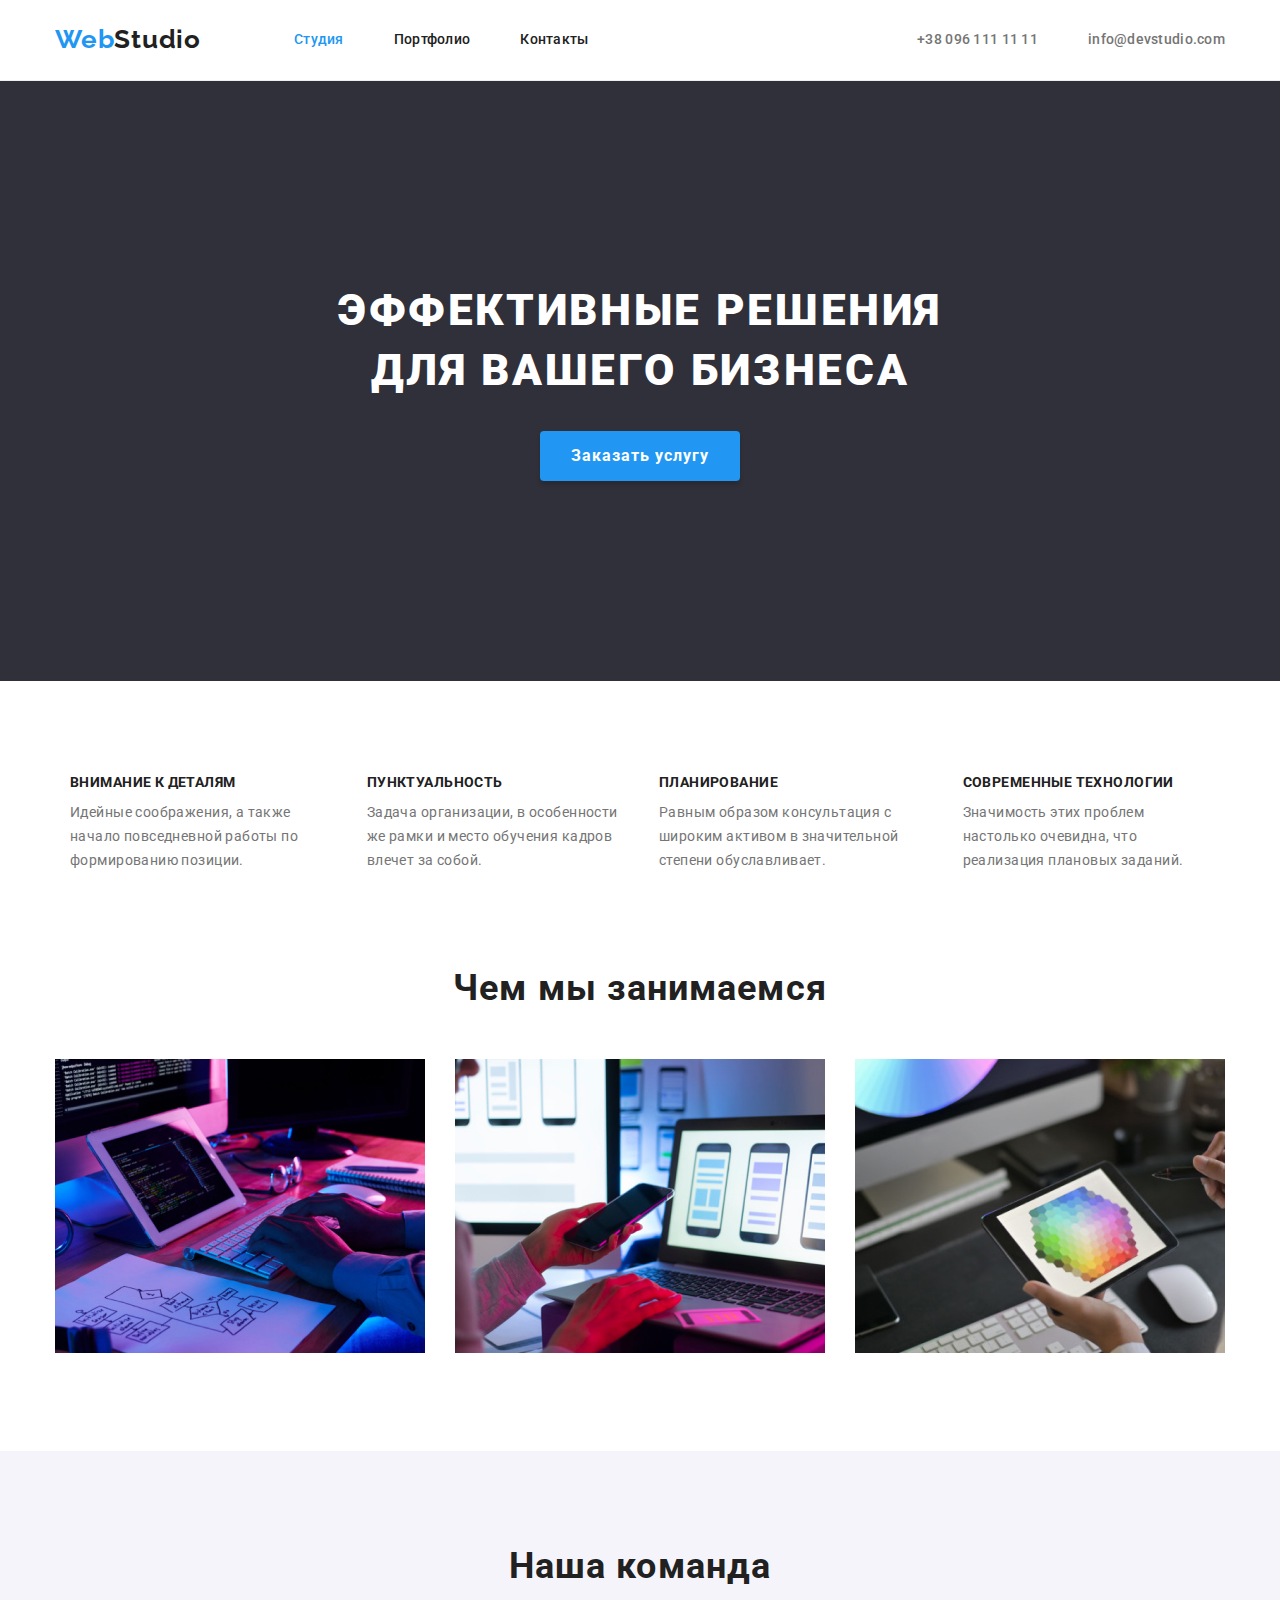
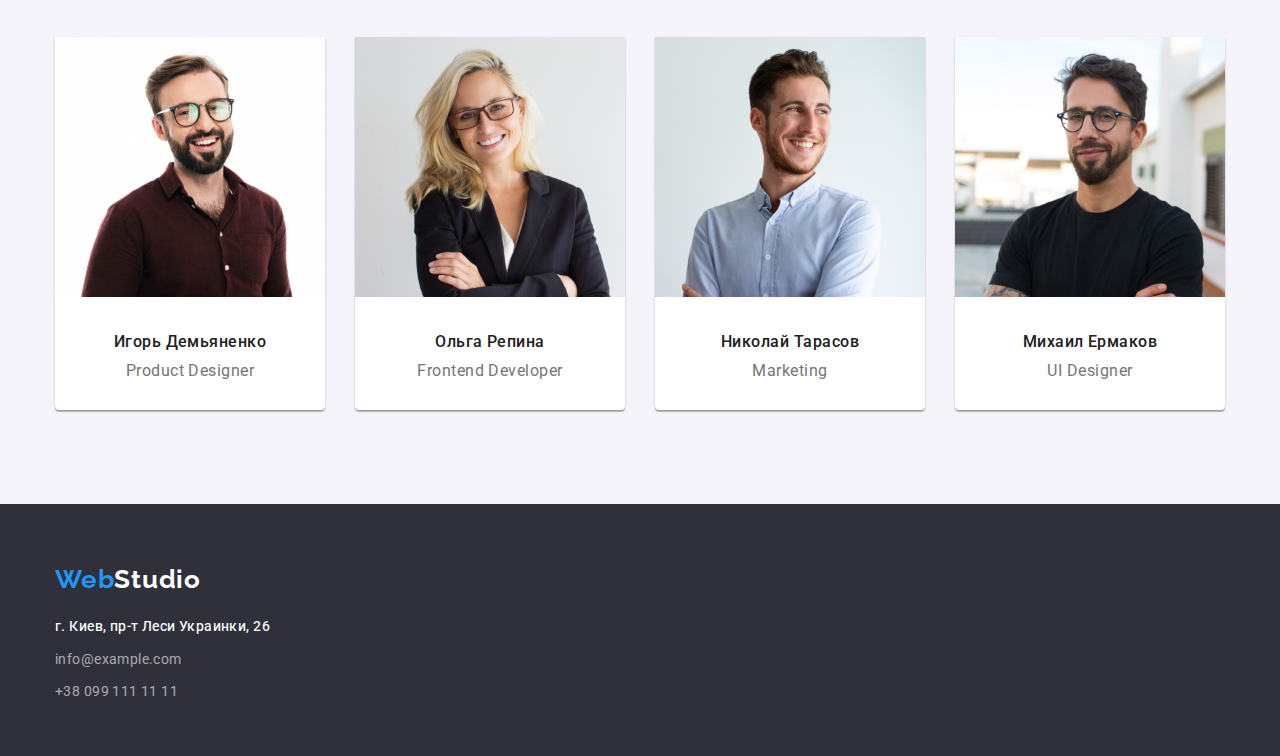
<file: index.html>
<!DOCTYPE html>
<html lang="en">
<head>
    <meta charset="UTF-8">
    <meta http-equiv="X-UA-Compatible" content="IE=edge">
    <meta name="viewport" content="width=device-width, initial-scale=1.0">
    <title>goit-markup</title>
    
    <link href="https://fonts.googleapis.com/css2?family=Raleway:wght@700&family=Roboto:wght@400;500;700;900&display=swap"
        rel="stylesheet">
    <link rel="stylesheet" href="https://cdnjs.cloudflare.com/ajax/libs/modern-normalize/1.0.0/modern-normalize.min.css" />
    <link rel="stylesheet" href="./css/styles.css">
</head>

<body>

    <header>
        <div class="container">
        <a href="./index.html"><span class="web">Web</span><span class="studio-up">Studio</span></a>
        <nav>
        <ul class="navigation">
            
            <li><a href="./index.html" class="studio active">Студия</a></li>
            <li><a href="./portfolio.html" class="portfolio">Портфолио</a></li>
            <li><a href="" class="contacts">Контакты</a></li>
        </ul>
        </nav> 
        <ul class="info">
            <li><a href="+380961111111" class="tel">+38 096 111 11 11</a></li>
            <li><a href="mailto:info@devstudio.com" class="mail">info@devstudio.com</a></li>
        </ul>
        </div>
    </header>

    <main>
        <section class="box-section">
            <div class="container">
            <h1 class="box-word">Эффективные решения для вашего бизнеса</h1>
            <button type="button" class="button-word">Заказать услугу</button>
            </div>
        </section>

            <section class="benefits-section">
                <div class="container">
                    
            <ul>
                <li>
                    <h3 class="detal">Внимание к деталям</h3>
                    <p class="detal-op">Идейные соображения, а также начало повседневной работы по формированию позиции.</p>
                </li>
                <li>
                    <h3 class="detal">Пунктуальность</h3>
                    <p class="detal-op">Задача организации, в особенности же рамки и место обучения кадров влечет за собой.</p>
                </li>
                <li>
                    <h3 class="detal">Планирование</h3>
                    <p class="detal-op">Равным образом консультация с широким активом в значительной степени обуславливает.</p>
                </li>
                <li>
                    <h3 class="detal">Современные технологии</h3>
                    <p class="detal-op">Значимость этих проблем настолько очевидна, что реализация плановых заданий.</p>
                </li>
            </ul>
            </div>
            </section>

            <section class="work-section">
                <div class="container">
            <h2>Чем мы занимаемся</h2>
            <ul>
                <li><img src="./images/box1.jpg" alt="Разработка ПО для ПК" width="370" height="294"></li>
                <li><img src="./images/box2.jpg" alt="Разработка мобильных приложений" width="370" height="294"></li>
                <li><img src="./images/box3.jpg" alt="Дизайн студия" width="370" height="294"></li>
            </ul>
            </div>
            </section>

            <section class="team-section">
                <div class="container">
            <h2>Наша команда</h2>
            <ul>
                <li>
                    <img src="./images/img.jpg" alt="дизайнер" width="270" height="260">
                    <div>
                    <h3 class="name">Игорь Демьяненко</h3>
                    <p class="name-op">Product Designer</p>
                    </div>
                </li>
                <li>
                    <img src="./images/img(1).jpg" alt="разработчик" width="270" height="260">
                    <div>
                    <h3 class="name">Ольга Репина</h3>
                    <p class="name-op">Frontend Developer</p>
                    </div>
                </li>
                <li>
                    <img src="./images/img(2).jpg" alt="маркетолог" width="270" height="260">
                    <div>
                    <h3 class="name">Николай Тарасов</h3>
                    <p class="name-op">Marketing</p>
                    </div>
                </li>
                <li>
                    <img src="./images/img(3).jpg" alt="дизайнер" width="270" height="260">
                    <div>
                    <h3 class="name">Михаил Ермаков</h3>
                    <p class="name-op">UI Designer</p>
                    </div>
                </li>
            </ul>
            </div>
            </section>
        
    </main>

    <footer>
        <div class="container">
            <div class="logo-down">
        <a href="./index.html"><span class="web-down">Web</span><span class="studio-down">Studio</span></a>
        </div>
        <address>
            <ul>
        <li><a href="https://www.google.com.ua/maps/place/%D0%B1%D1%83%D0%BB.+%D0%9B%D0%B5%D1%81%D0%B8+%D0%A3%D0%BA%D1%80%D0%B0%D0%B8%D0%BD%D0%BA%D0%B8,+26,+%D0%9A%D0%B8%D0%B5%D0%B2,+02000/@50.4265807,30.5361971,17z/data=!3m1!4b1!4m5!3m4!1s0x40d4cf0e033ecbe9:0x57a4dffefec77da0!8m2!3d50.4265807!4d30.5383858?hl=ru" class="map" target="_blank" rel="noreferrer noopener">г. Киев, пр-т Леси Украинки, 26</a></li>
        <li><a href="mailto:info@devstudio.com" class="mail-down">info@example.com</a></li>
        <li><a href="tel:+380961111111" class="tel-down">+38 099 111 11 11</a></li>
            </ul>
        </address>
        </div>
    </footer>

</body>

</html>
</file>
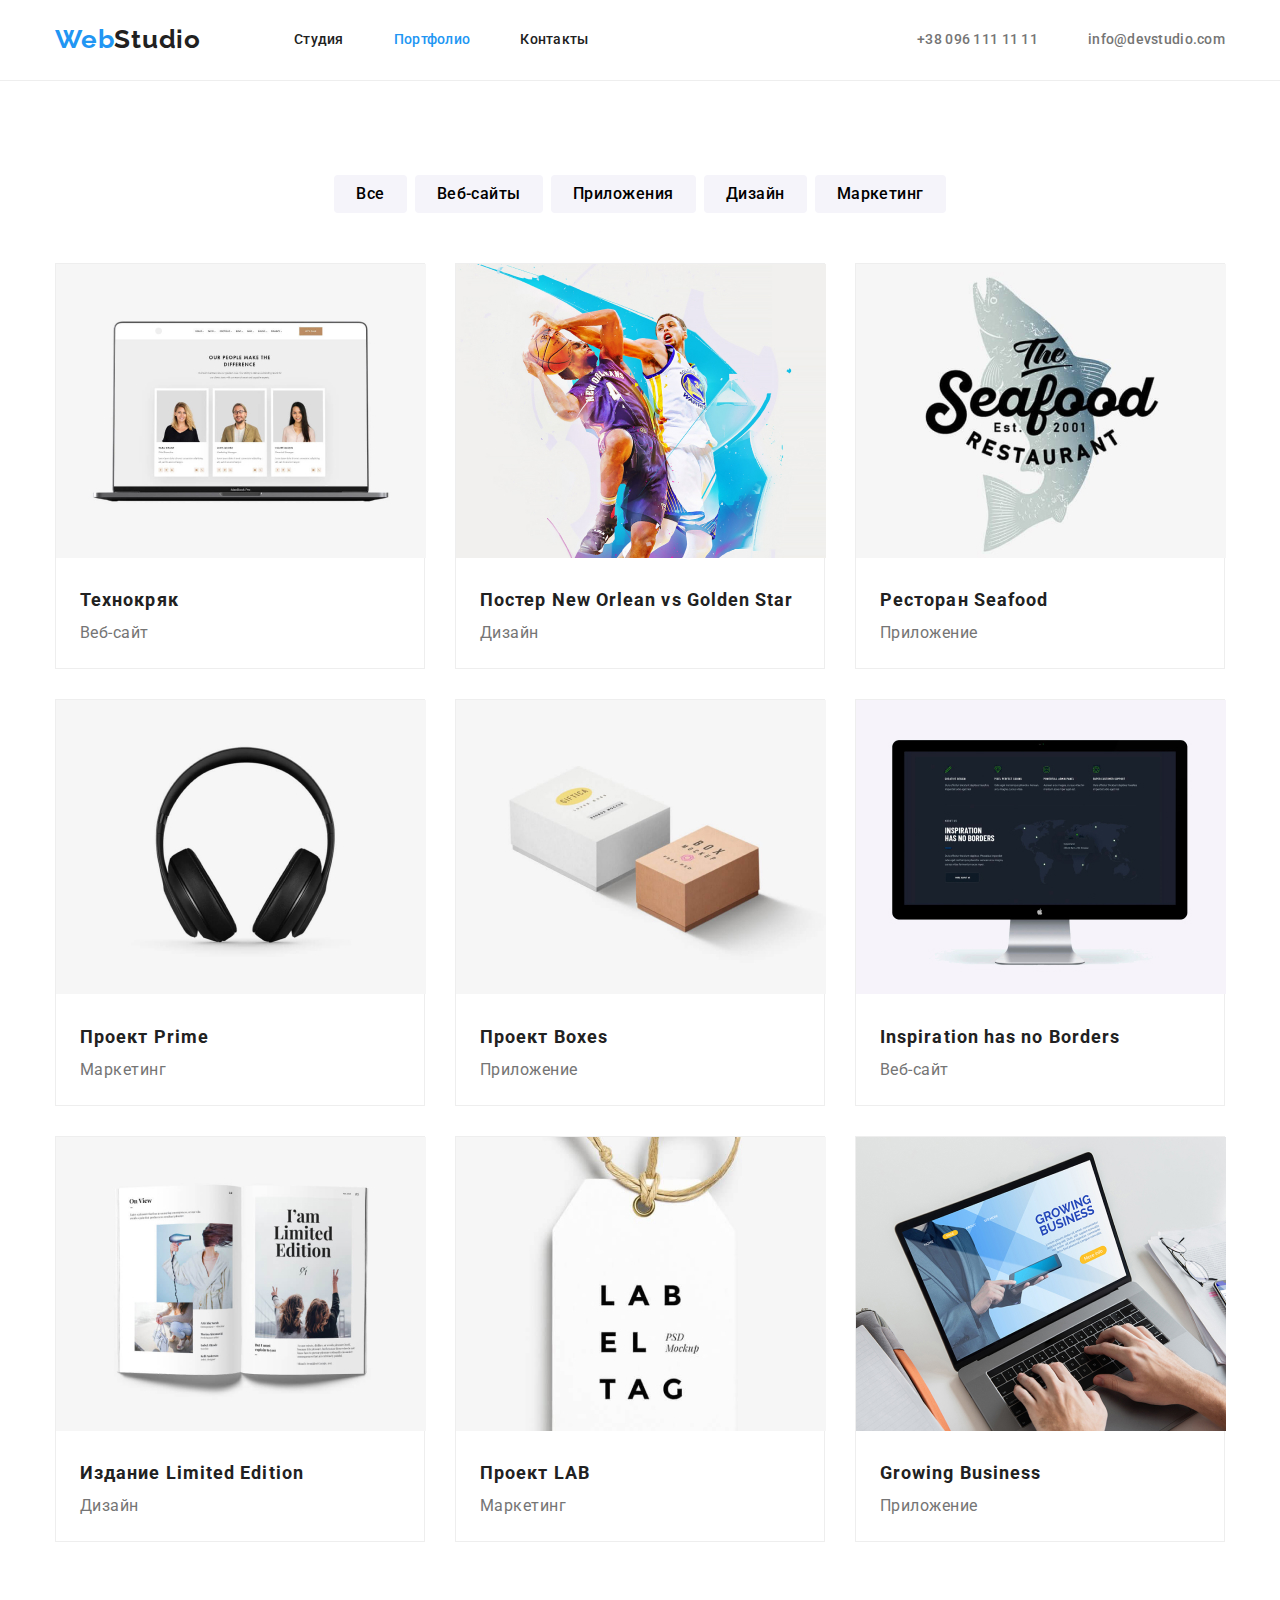
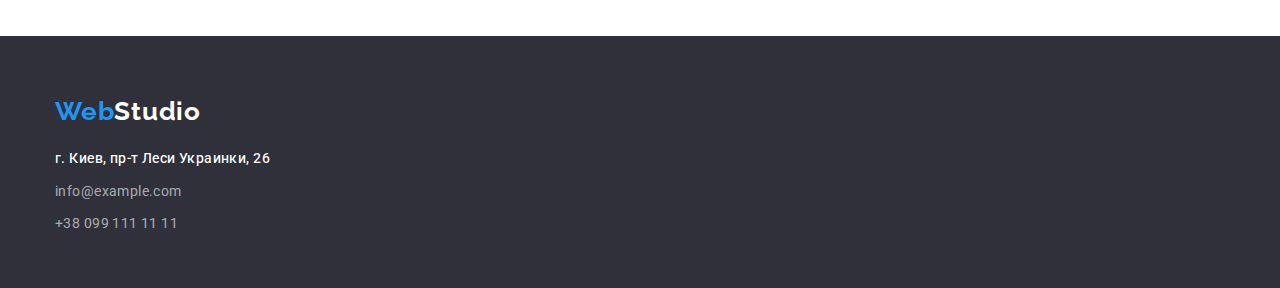
<file: portfolio.html>
<!DOCTYPE html>
<html lang="en">

<head>
    <meta charset="UTF-8">
    <meta http-equiv="X-UA-Compatible" content="IE=edge">
    <meta name="viewport" content="width=device-width, initial-scale=1.0">
    <title>goit-markup</title>

    <link
        href="https://fonts.googleapis.com/css2?family=Raleway:wght@700&family=Roboto:wght@400;500;700;900&display=swap"
        rel="stylesheet">
        <link rel="stylesheet" href="https://cdnjs.cloudflare.com/ajax/libs/modern-normalize/1.0.0/modern-normalize.min.css" />
    <link rel="stylesheet" href="./css/styles.css">
</head>

<body>

    <header>
        <div class="container">
        <a href="./index.html"><span class="web">Web</span><span class="studio-up">Studio</span></a>
        <nav>
            <ul class="navigation">
                <li><a href="./index.html" class="studio">Студия</a></li>
                <li class="active"><a href="./portfolio.html" class="portfolio active">Портфолио</a></li>
                <li><a href="" class="contacts">Контакты</a></li>
            </ul>
        </nav>
        <ul class="info">
            <li><a href="+380961111111" class="tel">+38 096 111 11 11</a></li>
            <li><a href="mailto:info@devstudio.com" class="mail">info@devstudio.com</a></li>
        </ul>
        </div>
    </header>
    
    <main>
<section class="portfolio-section">
    <div class="container">
    
    <ul class="button-portfolio">
        <li><button type="button" class="portfolio-bg-word">Все</button></li>
        <li><button type="button" class="portfolio-bg-word">Веб-сайты</button></li>
        <li><button type="button" class="portfolio-bg-word">Приложения</button></li>
        <li><button type="button" class="portfolio-bg-word">Дизайн</button></li>
        <li><button type="button" class="portfolio-bg-word">Маркетинг</button></li>
    </ul>
    <ul class="net">
        <li>
            <img src="./images/img 1.jpg" alt="Технокряк" >
            <div>
            <h2 class="name-box">Технокряк</h2>
            <p class="name-op-box">Веб-сайт</p>
            </div>
        </li>
        <li>
            <img src="./images/img 2.jpg" alt="Технокряк">
            <div>
            <h2 class="name-box">Постер New Orlean vs Golden Star</h2>
            <p class="name-op-box">Дизайн</p>
            </div>
        </li>
        <li>
            <img src="./images/img 3.jpg" alt="Технокряк">
            <div>
            <h2 class="name-box">Ресторан Seafood</h2>
            <p class="name-op-box">Приложение</p>
            </div>
        </li>

        <li>
            <img src="./images/img 4.jpg" alt="Технокряк">
            <div>
            <h2 class="name-box">Проект Prime</h2>
            <p class="name-op-box">Маркетинг</p>
            </div>
        </li>
        <li>
            <img src="./images/img 5.jpg" alt="Технокряк">
            <div>
            <h2 class="name-box">Проект Boxes</h2>
            <p class="name-op-box">Приложение</p>
            </div>
        </li>
        <li>
            <img src="./images/img 6.jpg" alt="Технокряк">
            <div>
            <h2 class="name-box">Inspiration has no Borders</h2>
            <p class="name-op-box">Веб-сайт</p>
            </div>
        </li>
    
        <li>
            <img src="./images/img 7.jpg" alt="Технокряк">
            <div>
            <h2 class="name-box">Издание Limited Edition</h2>
            <p class="name-op-box">Дизайн</p>
            </div>
        </li>
        <li>
            <img src="./images/img 8.jpg" alt="Технокряк">
            <div>
            <h2 class="name-box">Проект LAB</h2>
            <p class="name-op-box">Маркетинг</p>
            </div>
        </li>
        <li>
            <img src="./images/img 9.jpg" alt="Технокряк">
            <div>
            <h2 class="name-box">Growing Business</h2>
            <p class="name-op-box">Приложение</p>
            </div>
        </li>
        </ul>
        </div>
</section>
    </main>

    <footer>
        <div class="container">
            <div class="logo-down">
        <a href="./index.html"><span class="web-down">Web</span><span class="studio-down">Studio</span></a>
        </div>
        <address>
            <ul>
                <li><a href="https://www.google.com.ua/maps/place/%D0%B1%D1%83%D0%BB.+%D0%9B%D0%B5%D1%81%D0%B8+%D0%A3%D0%BA%D1%80%D0%B0%D0%B8%D0%BD%D0%BA%D0%B8,+26,+%D0%9A%D0%B8%D0%B5%D0%B2,+02000/@50.4265807,30.5361971,17z/data=!3m1!4b1!4m5!3m4!1s0x40d4cf0e033ecbe9:0x57a4dffefec77da0!8m2!3d50.4265807!4d30.5383858?hl=ru"
                        class="map">г. Киев, пр-т Леси Украинки, 26</a></li>
                <li><a href="mailto:info@devstudio.com" class="mail-down">info@example.com</a></li>
                <li><a href="+380961111111" class="tel-down">+38 099 111 11 11</a></li>
            </ul>
        </address>
        </div>
    </footer>
    
    </body>
    
    </html>
</file>
<file: css/styles.css>
html{
    box-sizing: border-box;
}
*,
*::before,
*::after{
    box-sizing: inherit;
}
* {
    margin: 0;
    padding: 0;
    border: 0;
}

div,
span {
    margin: 0;
    padding: 0;
    border: 0;
}
:root{
    --background-color: #ffffff;
    --brand-color: #2F303A;
    --button-color: #2196F3;
    --btn-color2:#F5F4FA;
    --text-color: #212121;
    --second-text: #757575;
}
body{
    font-family: -apple-system, BlinkMacSystemFont, 'Segoe UI', Roboto, Oxygen, Ubuntu, Cantarell,
     'Open Sans', 'Helvetica Neue', sans-serif;
       
    background: var(--background-color);
  
}
.container{
    width: 1200px;
    margin: 0 auto;
    padding: 0 15px;
  
}
button{
    cursor: pointer;
    font-family: 'Roboto';
    font-style: normal;
    border: none;
}
li{
    list-style-type: none;
}
a{
    text-decoration: none;
}
.benefits-section ul,.portfolio-section ul{
    display: flex;
    justify-content: center;
}

/* header */
header{
    /* border-bottom: 1px solid #EEEEEE; */
    box-sizing: border-box;
    padding: 24px 0 25px 0;
    border-bottom: 1px solid #EEEEEE;
    
}
header a,header ul,header nav, header div{
    background: var(--background-color);
    display: flex;
    flex-direction: row;
    justify-content: baseline;
    align-items: center;
    

}
.web{
        
    font-family: 'Raleway';
    font-style: normal;
    font-weight: 700;
    font-size: 26px;
    line-height: 1.19;
    /* identical to box height */
    
    letter-spacing: 0.03em;
    
    color: var(--button-color);
}
.studio-up{
    
    
    font-family: 'Raleway';
    font-style: normal;
    font-weight: 700;
    font-size: 26px;
    line-height: 1.19;
    /* identical to box height */
    
    letter-spacing: 0.03em;
    
    color: var(--text-color);
    margin-right: 93px;
}

.studio:hover,.portfolio:hover,.contacts:hover,.mail:hover,.tel:hover,.map:hover,.mail-down:hover,.tel-down:hover,
.button-portfolio:hover{
    color: var(--button-color);
}
.studio:focus,.portfolio:focus,.contacts:focus,.mail:focus,.tel:focus,.map:focus,.mail-down:focus,.tel-down:focus,
.button-portfolio:focus {
    color: var(--button-color);}
.navigation,
.info{
    font-style: normal;
    font-weight: 500;
    font-size: 14px;
    line-height: 1.5;
    letter-spacing: 0.02em;
    margin-left: auto;
    
}
.active{ --text-color:var(--button-color);}

.studio{
margin-right: 50px;
    color: var(--text-color);
}

.portfolio{
    margin-right: 50px;
    color: var(--text-color);
}
.contacts{
   
    color: var(--text-color);
}
.tel{
   margin-right: 50px;
    color: var(--second-text);
}
.mail{
   
    color: var(--second-text);
}
/* blue box */
.box-section div{
   padding: 200px 0 200px 0;
   display: flex;
   flex-direction: column;
   align-items: center;
}
.box-section{
    height: 600px;
    background: var(--brand-color);
    
}
.box-word{
    font-family: 'Roboto';
    font-style: normal;
    width: 696px;
    height: 120px;
    font-weight: 900;
    font-size: 44px;
    line-height: 1.36;
    /* or 136% */
   
    text-align: center;
    letter-spacing: 0.06em;
    text-transform: uppercase;
    margin:0;
    color: var(--background-color);
}

.box-section button{
    width: 200px;
    height: 50px;
    margin-top: 30px;
    background: var(--button-color);
    box-shadow: 0px 4px 4px rgba(0, 0, 0, 0.15);
    border-radius: 4px;
}
.button-word{
    font-family: 'Roboto';
    font-style: normal;
font-weight: 700;
font-size: 16px;
line-height: 1.87;
align-items: center;
text-align: center;
letter-spacing: 0.06em;

color: var(--background-color);

}


/* main */
.benefits-section{
padding: 94px 0 94px 0;
}
.benefits-section li{
    margin:0 15px;
}
.detal{
   margin: 0 0 10px 0; 
font-weight: 700;
font-size: 14px;
line-height: 1.14;
letter-spacing: 0.03em;
text-transform: uppercase;

color: var(--text-color);
}
.detal-op{
    margin: 0;
font-size: 14px;
line-height: 1.71;
/* or 171% */

letter-spacing: 0.03em;

color: var(--second-text);
}
.work-section{
    padding-bottom: 94px;
}
.work-section ul{
    
    display: flex;
    flex-wrap: wrap;
    margin-left: -30px;
    margin-top: -30px;
    padding: 0;
    list-style: none;
}
.work-section li{
   
    margin-left: 30px;
    margin-top: 30px;
    
    flex-basis: calc((100% - 90px) / 3);
    background: var(--background-color);
    box-sizing: border-box;
}
.work-section h2{
    margin-bottom: 50px;
    font-weight: 700;
    font-size: 36px;
    line-height: 1.17;
    text-align: center;
    letter-spacing: 0.03em;
    
    color: var(--text-color);
}
.team-section{
    background: #F5F4FA;
    padding: 94px 0;
    
}
.team-section ul{
    display: flex;
    flex-wrap: wrap;
    margin-left: -30px;
    margin-top: -30px;
    padding: 0;
    list-style: none;
}

.team-section h2{
    
    margin-bottom:50px;
    font-weight: 700;
    font-size: 36px;
    line-height: 1.17;
    text-align: center;
    letter-spacing: 0.03em;
    
    color: var(--text-color);
}



.team-section li{
    max-width: 270px;
    
    background: var(--background-color);
        
    box-shadow: 0px 1px 3px rgba(0, 0, 0, 0.12),
    0px 1px 1px rgba(0, 0, 0, 0.14),
    0px 2px 1px rgba(0, 0, 0, 0.2);
    border-radius: 0px 0px 4px 4px;
        
    margin-left: 30px;
    margin-top: 30px;
    
    flex-basis: calc((100% - 120px) / 4);
    background: var(--background-color);
    box-sizing: border-box;
}
.team-section ul div{
    text-align: center;
    padding: 30px 0;

}
.name{
    font-weight: 500;
    font-size: 16px;
    line-height: 1.19;
    /* identical to box height */
    
    text-align: center;
    letter-spacing: 0.03em;
    
    color: var(--text-color);
    margin-bottom: 10px;
}
.name-op{
    font-weight: 400;
    font-size: 16px;
    line-height: 1.19;
    /* identical to box height */
    
    text-align: center;
    letter-spacing: 0.03em;
    
    color: var(--second-text);
}


/* portfolio */
.portfolio-section{
    padding-top: 94px;
    padding-bottom: 94px;
}
.portfolio-bg-word{
    font-family: 'Roboto';
    font-style: normal;
font-weight: 500;
font-size: 16px;
line-height: 1.63;
/* identical to box height, or 162% */

text-align: center;
letter-spacing: 0.03em;
padding: 6px 22px;
}
.button-portfolio li{
    padding-right: 8px;
}
.button-portfolio li:last-child{
    padding-right: 0;
}
.button-portfolio button{
    background: var(--btn-color2);
    border-radius: 4px;

    /* box-shadow: 0px 3px 1px rgba(0, 0, 0, 0.1),
    0px 1px 2px rgba(0, 0, 0, 0.08),
    0px 2px 2px rgba(0, 0, 0, 0.12); */
}
.button-portfolio button:hover{
    color: var(--background-color);
    background-color: var(--button-color);
}
.button-portfolio button:focus {
    color: var(--background-color);
    background-color: var(--button-color);
}
.button-portfolio{
    margin: 0 0 50px 0;
    
}
.net{
    display: flex;
    flex-wrap: wrap;
     margin-left: -30px;
 margin-top: -30px;
    padding: 0;
    list-style: none;
}
.net li{
    margin-left: 30px;
    margin-top: 30px;
      max-width: 370px;  
    flex-basis: calc((100% - 90px) / 3);
    background: var(--background-color);
    border: 1px solid #EEEEEE;
    box-sizing: border-box;
    }
    
   .net div{
       padding: 20px 24px;
   }

.name-box{
    font-family: 'Roboto';
    font-style: normal;
    font-weight: 700;
    font-size: 18px;
    line-height: 2;
    /* identical to box height, or 200% */
    
    letter-spacing: 0.06em;
    color: var(--text-color);
}
.name-op-box{
    font-family: 'Roboto';
    font-style: normal;
    font-weight: 400;
    font-size: 16px;
    line-height: 1.87;
    /* identical to box height, or 188% */
    
    letter-spacing: 0.03em;
    color: var(--second-text);
}
footer{
    height: 252px;
    background-color: var(--brand-color);
}
footer {
  padding: 60px 0 60px 0;  
}
.logo-down{
    margin-bottom: 20px;
}
.web-down{
   
    font-family: 'Raleway';
    font-style: normal;
    font-weight: 700;
    font-size: 26px;
    line-height: 1.19;
    /* identical to box height */
    
    letter-spacing: 0.03em;
    
    color: var(--button-color);
}
.studio-down{
    
    font-family: 'Raleway';
    font-style: normal;
    font-weight: 700;
    font-size: 26px;
    line-height: 1.19;
    /* identical to box height */
    
    letter-spacing: 0.03em;
    
    color: var(--background-color);
}

address li{
    margin-bottom: 9px;
}
address li:last-child{
    margin-bottom: 0;
}
.map{
    font-style: normal;
    font-weight: 450;
    font-size: 14px;
    line-height: 1.7;
    /* or 171% */
    
    letter-spacing: 0.03em;
    
    color: var(--background-color);
}
.mail-down,.tel-down{
    font-style: normal;
    font-weight: 400;
    font-size: 14px;
    line-height: 1.7;
    /* or 171% */
    
    letter-spacing: 0.03em;
    
    color: rgba(255, 255, 255, 0.6);
}
</file>
